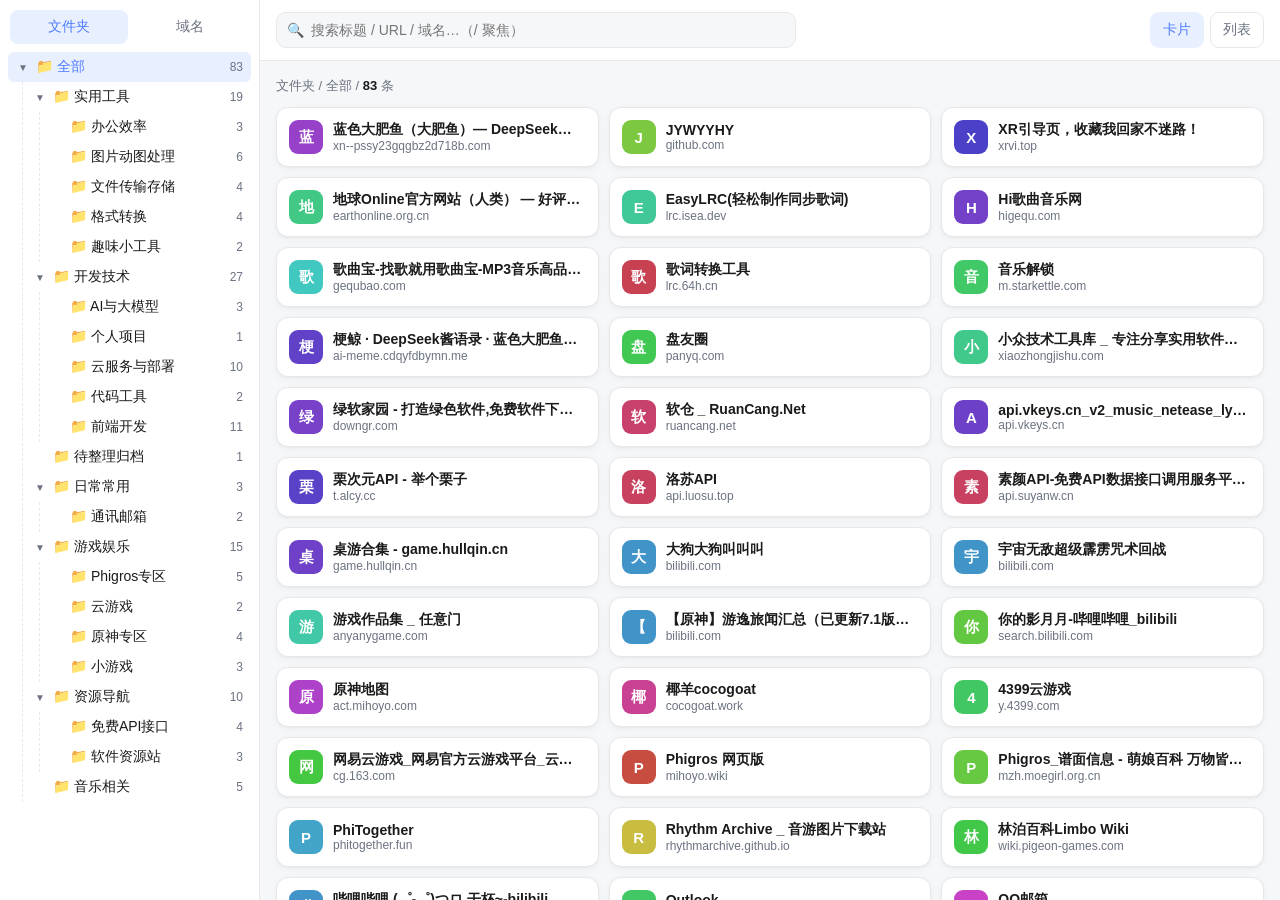
<file: lnk/index.html>
<!DOCTYPE html>
<html lang="zh-CN">
<head>
<meta charset="utf-8">
<meta name="viewport" content="width=device-width, initial-scale=1">
<title>我的收藏夹</title>
<style>
*{box-sizing:border-box}
:root{
  --bg:#f6f7f9;--panel:#fff;--text:#1a1a1c;--muted:#6b7280;--border:#e6e8ec;
  --hover:#eef1f6;--accent:#4f7cff;--accent-soft:#e8efff;
  --shadow:0 1px 2px rgba(0,0,0,.04),0 2px 8px rgba(0,0,0,.04);
}
@media (prefers-color-scheme:dark){
  :root{
    --bg:#121316;--panel:#1b1d21;--text:#e8e9ec;--muted:#9aa0a6;--border:#2a2d33;
    --hover:#23262c;--accent:#6b8cff;--accent-soft:#232b40;
    --shadow:0 1px 2px rgba(0,0,0,.3);
  }
}
html,body{height:100%}
body{margin:0;font-family:-apple-system,BlinkMacSystemFont,"Segoe UI","PingFang SC","Microsoft YaHei",sans-serif;
  background:var(--bg);color:var(--text);font-size:14px}
button{font:inherit;color:inherit}
.layout{display:flex;height:100vh;overflow:hidden}

/* 侧栏 */
.sidebar{width:260px;flex:none;background:var(--panel);border-right:1px solid var(--border);
  display:flex;flex-direction:column;overflow:hidden}
.tabs{display:flex;padding:10px 10px 0;gap:4px}
.tabs button{flex:1;padding:8px;border:none;background:transparent;border-radius:8px;
  cursor:pointer;color:var(--muted);font-weight:500}
.tabs button.active{background:var(--accent-soft);color:var(--accent)}
.tree{flex:1;overflow:auto;padding:8px}
.node-head{display:flex;align-items:center;gap:6px;padding:6px 8px;border-radius:6px;
  cursor:pointer;user-select:none;white-space:nowrap}
.node-head:hover{background:var(--hover)}
.node-head.active{background:var(--accent-soft);color:var(--accent)}
.node-head .caret{width:14px;text-align:center;color:var(--muted);font-size:10px;transition:transform .15s}
.node-head.collapsed .caret{transform:rotate(-90deg)}
.node-head .label{flex:1;overflow:hidden;text-overflow:ellipsis}
.node-head .count{color:var(--muted);font-size:12px;font-variant-numeric:tabular-nums}
.node-children{margin-left:14px;border-left:1px dashed var(--border);padding-left:2px}
.node-children.hidden{display:none}

/* 主区 */
.main{flex:1;display:flex;flex-direction:column;overflow:hidden}
.topbar{display:flex;gap:10px;align-items:center;padding:12px 16px;
  border-bottom:1px solid var(--border);background:var(--panel)}
.search{flex:1;max-width:520px;position:relative}
.search input{width:100%;padding:9px 12px 9px 34px;border:1px solid var(--border);
  border-radius:10px;background:var(--bg);color:var(--text);font:inherit;outline:none}
.search input:focus{border-color:var(--accent);box-shadow:0 0 0 3px var(--accent-soft)}
.search .ico{position:absolute;left:11px;top:50%;transform:translateY(-50%);color:var(--muted);pointer-events:none}
.toolbar{margin-left:auto;display:flex;gap:6px;align-items:center}
.btn{padding:8px 12px;border:1px solid var(--border);background:var(--panel);
  border-radius:9px;cursor:pointer;color:var(--muted);white-space:nowrap}
.btn:hover{background:var(--hover);color:var(--text)}
.btn.active{background:var(--accent-soft);border-color:transparent;color:var(--accent)}
.content{flex:1;overflow:auto;padding:16px}
.crumb{color:var(--muted);margin-bottom:12px;font-size:13px}
.crumb b{color:var(--text);font-weight:600}

/* 卡片 */
.cards{display:grid;grid-template-columns:repeat(auto-fill,minmax(240px,1fr));gap:10px}
.card{position:relative;display:flex;gap:10px;align-items:center;padding:12px;
  background:var(--panel);border:1px solid var(--border);border-radius:12px;
  text-decoration:none;color:inherit;box-shadow:var(--shadow);
  transition:transform .08s,border-color .15s}
.card:hover{border-color:var(--accent);transform:translateY(-1px)}
.card.highlight{border-color:var(--accent);box-shadow:0 0 0 2px var(--accent-soft)}
.avatar{position:relative;width:34px;height:34px;flex:none;border-radius:9px;
  display:grid;place-items:center;font-weight:700;color:#fff;overflow:hidden;
  background:hsl(var(--h,220) 55% 52%)}
.avatar span{font-size:15px}
.avatar img{position:absolute;inset:0;width:100%;height:100%;object-fit:contain;
  background:var(--panel);opacity:0;transition:opacity .2s}
.card-body{min-width:0;flex:1;display:flex;flex-direction:column}
.card-title{font-weight:600;overflow:hidden;text-overflow:ellipsis;white-space:nowrap}
.card-domain{color:var(--muted);font-size:12px;overflow:hidden;text-overflow:ellipsis;white-space:nowrap}
.pin{position:absolute;top:5px;right:5px;width:22px;height:22px;border-radius:6px;
  border:none;background:transparent;cursor:pointer;color:var(--muted);opacity:0;
  display:grid;place-items:center;font-size:12px}
.card:hover .pin,.pin.on{opacity:1}
.pin.on{color:var(--accent)}

/* 列表 */
.list{display:flex;flex-direction:column;gap:6px}
.list .card{border-radius:8px;padding:8px 10px}
.list .avatar{width:24px;height:24px;border-radius:6px}
.list .avatar span{font-size:12px}
.list .card-domain{display:none}
.empty{text-align:center;color:var(--muted);padding:60px 0}

/* 移动端 */
.menu-btn{display:none}
@media (max-width:720px){
  .sidebar{position:fixed;inset:0 auto 0 0;z-index:20;transform:translateX(-100%);
    transition:transform .2s;box-shadow:0 0 40px rgba(0,0,0,.3)}
  .sidebar.open{transform:none}
  .menu-btn{display:inline-block}
  .scrim{position:fixed;inset:0;background:rgba(0,0,0,.4);z-index:15;display:none}
  .scrim.show{display:block}
}
</style>
</head>
<body>
<div class="layout">
  <aside class="sidebar" id="sidebar">
    <div class="tabs">
      <button data-axis="folder" class="active">文件夹</button>
      <button data-axis="domain">域名</button>
    </div>
    <div class="tree" id="tree"></div>
  </aside>
  <div class="scrim" id="scrim"></div>
  <main class="main">
    <div class="topbar">
      <button class="btn menu-btn" id="menuBtn">☰</button>
      <div class="search">
        <span class="ico">🔍</span>
        <input id="search" type="search" placeholder="搜索标题 / URL / 域名…（/ 聚焦）" autocomplete="off">
      </div>
      <div class="toolbar">
        <button class="btn active" data-view="card">卡片</button>
        <button class="btn" data-view="list">列表</button>
      </div>
    </div>
    <div class="content" id="content"></div>
  </main>
</div>

<script src="data.js"></script>
<script>
(function () {
  "use strict";

  const DATA = window.BOOKMARKS || { generated: "", items: [] };
  const ALL = (DATA.items || []).map(it => Object.assign({ path: [], title: "", url: "" }, it));
  const $ = s => document.querySelector(s);
  const escapeHtml = s => String(s == null ? "" : s).replace(/[&<>"']/g,
    c => ({ "&": "&amp;", "<": "&lt;", ">": "&gt;", '"': "&quot;", "'": "&#39;" }[c]));

  function domainOf(url) {
    try { return new URL(url).hostname.replace(/^www\./, ""); }
    catch { return ""; }
  }
  function hashHue(s) {
    let h = 0;
    for (let i = 0; i < s.length; i++) h = (h * 31 + s.charCodeAt(i)) >>> 0;
    return h % 360;
  }

  /* 置顶 */
  const PIN_KEY = "bookmarks.pinned.v1";
  let pinned = new Set();
  try { pinned = new Set(JSON.parse(localStorage.getItem(PIN_KEY) || "[]")); } catch (e) {}
  const savePinned = () => localStorage.setItem(PIN_KEY, JSON.stringify([...pinned]));

  const state = { axis: "folder", folder: null, domain: null, search: "", view: "card", highlight: -1 };

  /* 文件夹树 */
  function buildTree(items) {
    const root = { name: "全部", children: {}, items: [], count: 0, isRoot: true };
    for (const it of items) {
      let node = root;
      node.count++;
      for (const seg of (it.path || [])) {
        if (!node.children[seg]) node.children[seg] = { name: seg, children: {}, items: [], count: 0 };
        node = node.children[seg];
        node.count++;
      }
      node.items.push(it);
    }
    return root;
  }
  const ROOT = buildTree(ALL);

  function collectItems(node) {
    const out = node.items.slice();
    for (const k in node.children) out.push(...collectItems(node.children[k]));
    return out;
  }

  /* 域名分组 */
  const DOMAINS = (() => {
    const map = new Map();
    for (const it of ALL) {
      const d = domainOf(it.url) || "其他";
      if (!map.has(d)) map.set(d, []);
      map.get(d).push(it);
    }
    return [...map.entries()].sort((a, b) => b[1].length - a[1].length);
  })();

  /* 侧栏渲染 */
  function renderTree() {
    const tree = $("#tree");
    const scrollTop = tree.scrollTop;
    tree.innerHTML = "";
    if (state.axis === "folder") {
      tree.appendChild(renderFolderNode(ROOT));
    } else {
      tree.appendChild(makeHead("🌐 全部域名", ALL.length, state.domain === null, () => {
        state.domain = null; render();
      }));
      for (const [d, list] of DOMAINS) {
        tree.appendChild(makeHead("🌐 " + d, list.length, state.domain === d, () => {
          state.domain = d; render();
        }));
      }
    }
    tree.scrollTop = scrollTop;
  }

  function makeHead(label, count, active, onClick) {
    const div = document.createElement("div");
    div.className = "node-head" + (active ? " active" : "");
    div.innerHTML = `<span class="caret"></span><span class="label">${escapeHtml(label)}</span><span class="count">${count}</span>`;
    div.addEventListener("click", onClick);
    return div;
  }

  function renderFolderNode(node) {
    const hasChildren = Object.keys(node.children).length > 0;
    const isActive = (node.isRoot && state.folder === null) || (!node.isRoot && state.folder === node);

    const wrap = document.createElement("div");
    const head = document.createElement("div");
    head.className = "node-head" + (isActive ? " active" : "") + (node.collapsed ? " collapsed" : "");
    head.innerHTML = `<span class="caret">${hasChildren ? "▼" : ""}</span>
      <span class="label">${node.isRoot ? "📁 全部" : "📁 " + escapeHtml(node.name)}</span>
      <span class="count">${node.count}</span>`;

    const children = document.createElement("div");
    children.className = "node-children" + (node.collapsed ? " hidden" : "");
    for (const key of Object.keys(node.children).sort()) {
      children.appendChild(renderFolderNode(node.children[key]));
    }

    head.addEventListener("click", e => {
      if (e.target.classList.contains("caret") && hasChildren) {
        node.collapsed = !node.collapsed;
        head.classList.toggle("collapsed", node.collapsed);
        children.classList.toggle("hidden", node.collapsed);
        e.stopPropagation();
        return;
      }
      state.folder = node.isRoot ? null : node;
      render();
    });

    wrap.appendChild(head);
    wrap.appendChild(children);
    return wrap;
  }

  /* 当前 items */
  function currentItems() {
    let items = ALL;
    if (state.axis === "folder") {
      items = state.folder ? collectItems(state.folder) : ALL;
    } else if (state.axis === "domain") {
      items = state.domain === null ? ALL : ALL.filter(it => (domainOf(it.url) || "其他") === state.domain);
    }
    const q = state.search.trim().toLowerCase();
    if (q) {
      items = items.filter(it =>
        (it.title || "").toLowerCase().includes(q) ||
        (it.url || "").toLowerCase().includes(q) ||
        domainOf(it.url).toLowerCase().includes(q));
    }
    return items.map((it, i) => ({ it, i }))
      .sort((a, b) => {
        const pa = pinned.has(a.it.url) ? 0 : 1;
        const pb = pinned.has(b.it.url) ? 0 : 1;
        return pa - pb || a.i - b.i;
      })
      .map(x => x.it);
  }

  /* 主渲染 */
  function render() {
    state.highlight = -1;
    renderTree();
    const items = currentItems();
    const content = $("#content");

    const crumb = [];
    if (state.axis === "folder") {
      crumb.push("文件夹");
      crumb.push(state.folder ? state.folder.name : "全部");
    } else {
      crumb.push("域名");
      crumb.push(state.domain === null ? "全部" : state.domain);
    }
    if (state.search) crumb.push("搜索: " + state.search);
    const crumbHtml = crumb.map(escapeHtml).join(" / ") + ` / <b>${items.length}</b> 条`;

    let html = `<div class="crumb">${crumbHtml}</div>`;
    if (!items.length) {
      html += `<div class="empty">没有匹配的收藏</div>`;
      content.innerHTML = html;
      return;
    }
    html += `<div class="${state.view === "list" ? "list" : "cards"}" id="grid">`;
    for (const it of items) html += cardHtml(it);
    html += `</div>`;
    content.innerHTML = html;

    document.querySelectorAll(".pin").forEach(btn => {
      btn.addEventListener("click", e => {
        e.preventDefault();
        e.stopPropagation();
        const url = btn.dataset.pin;
        if (pinned.has(url)) pinned.delete(url); else pinned.add(url);
        savePinned();
        render();
      });
    });
  }

  function cardHtml(it) {
    const d = domainOf(it.url);
    const h = hashHue(d || it.title);
    const letter = (it.title || d || "?").trim().charAt(0).toUpperCase();
    const fav = d ? `https://a.favicon.im/${encodeURIComponent(d)}?throw-error-on-404=true` : "";
    return `<a class="card" href="${escapeHtml(it.url)}" target="_blank" rel="noopener noreferrer">
      <span class="avatar" style="--h:${h}">
        <span>${escapeHtml(letter)}</span>
        ${fav ? `<img src="${fav}" loading="lazy" alt="" onload="this.style.opacity=1" onerror="this.remove()">` : ""}
      </span>
      <span class="card-body">
        <span class="card-title">${escapeHtml(it.title || it.url)}</span>
        <span class="card-domain">${escapeHtml(d || it.url)}</span>
      </span>
      <button class="pin${pinned.has(it.url) ? " on" : ""}" title="置顶" data-pin="${escapeHtml(it.url)}">📌</button>
    </a>`;
  }

  /* 交互 */
  document.querySelectorAll(".tabs button").forEach(btn => {
    btn.addEventListener("click", () => {
      document.querySelectorAll(".tabs button").forEach(b => b.classList.toggle("active", b === btn));
      state.axis = btn.dataset.axis;
      if (state.axis === "folder") state.domain = null; else state.folder = null;
      render();
    });
  });

  document.querySelectorAll("[data-view]").forEach(btn => {
    btn.addEventListener("click", () => {
      document.querySelectorAll("[data-view]").forEach(b => b.classList.toggle("active", b === btn));
      state.view = btn.dataset.view;
      render();
    });
  });

  const searchInput = $("#search");
  let timer;
  searchInput.addEventListener("input", () => {
    clearTimeout(timer);
    timer = setTimeout(() => { state.search = searchInput.value; render(); }, 120);
  });

  $("#menuBtn").addEventListener("click", () => {
    $("#sidebar").classList.add("open");
    $("#scrim").classList.add("show");
  });
  $("#scrim").addEventListener("click", () => {
    $("#sidebar").classList.remove("open");
    $("#scrim").classList.remove("show");
  });

  document.addEventListener("keydown", e => {
    const inInput = e.target.matches("input,textarea");
    if (e.key === "/" && !inInput) {
      e.preventDefault();
      searchInput.focus();
      searchInput.select();
      return;
    }
    if (e.key === "Escape" && inInput) {
      searchInput.value = "";
      state.search = "";
      searchInput.blur();
      render();
      return;
    }
    if (e.key === "ArrowDown" || e.key === "ArrowUp") {
      const cards = [...document.querySelectorAll(".card")];
      if (!cards.length) return;
      e.preventDefault();
      state.highlight = state.highlight < 0 ? 0 :
        (state.highlight + (e.key === "ArrowDown" ? 1 : -1) + cards.length) % cards.length;
      cards.forEach((c, i) => c.classList.toggle("highlight", i === state.highlight));
      cards[state.highlight].scrollIntoView({ block: "nearest" });
      return;
    }
    if (e.key === "Enter" && state.highlight >= 0 && !inInput) {
      const card = document.querySelectorAll(".card")[state.highlight];
      if (card) { e.preventDefault(); card.click(); }
    }
  });

  render();
})();
</script>
</body>
</html>
</file>
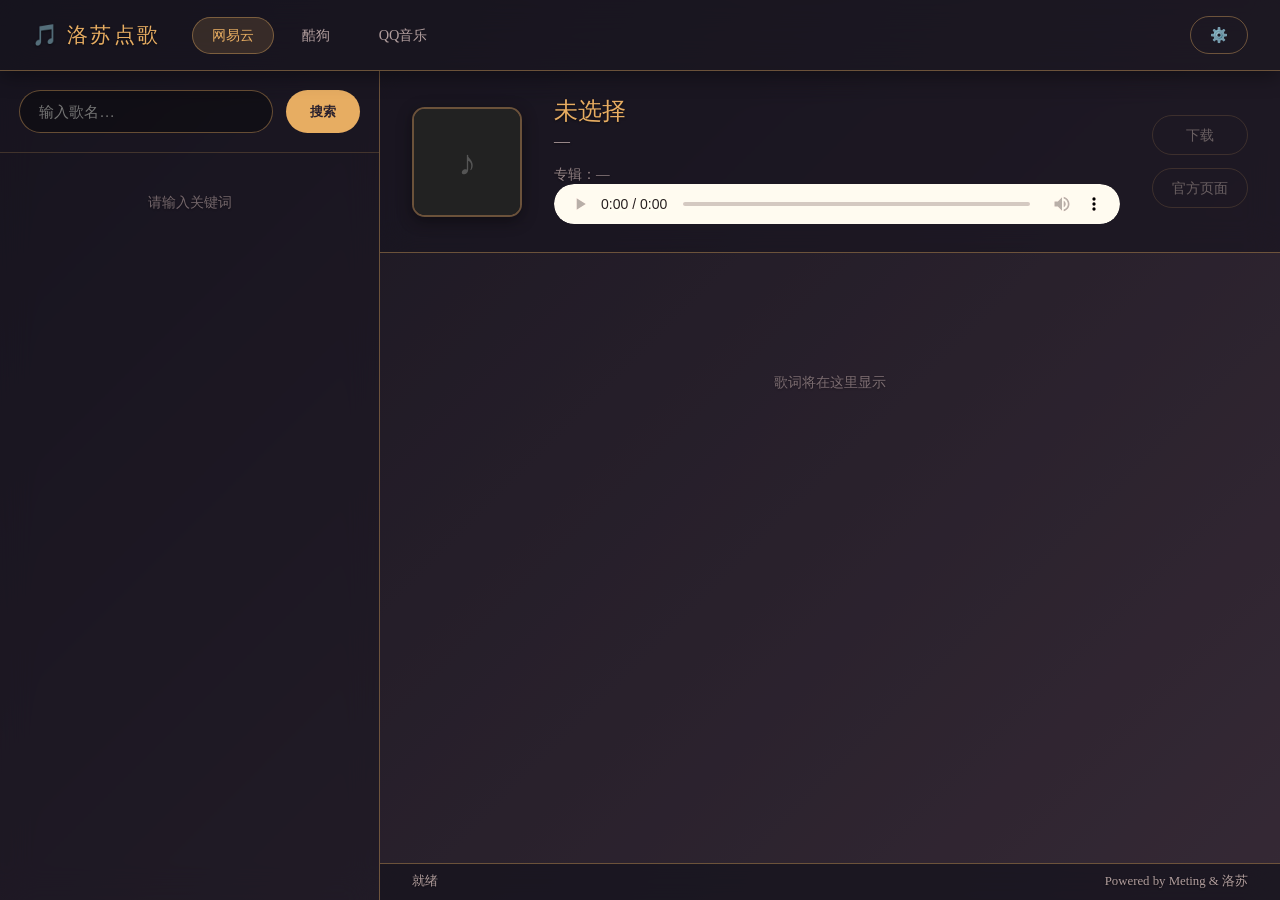
<file: luosu/index.html>
<!DOCTYPE html>
<html lang="zh-CN">
<head>
<meta charset="UTF-8">
<meta name="viewport" content="width=device-width, initial-scale=1.0">
<title>洛苏音乐 · 网页全功能版</title>
<link rel="shortcut icon" href="./favicon.jpg">
<link rel="stylesheet" href="style.css">
</head>
<body>

<header>
  <h1>🎵 洛苏点歌</h1>
  <div class="platform-tabs" id="platformTabs">
    <button data-platform="wymusic" class="active">网易云</button>
    <button data-platform="kgmusic">酷狗</button>
    <button data-platform="qqmusic">QQ音乐</button>
  </div>
  <button class="icon-btn" onclick="toggleSettings()" title="偏好设置">⚙️</button>
</header>

<!-- 常规设置弹窗 -->
<div class="modal-overlay" id="settingsModal">
  <div class="modal">
    <h2>试听偏好</h2>
    <div class="setting-item">
      <label>搜索数量 (t)</label>
      <select id="setLimit">
        <option value="10">10 首</option>
        <option value="20">20 首</option>
        <option value="50">50 首</option>
        <option value="100">100 首</option>
      </select>
    </div>
    <div class="setting-item">
      <label>在线试听音质 (yz)</label>
      <select id="setQuality"></select>
    </div>
    <div class="setting-item" style="flex-direction: row; align-items: center; gap: 10px; margin-top: 10px;">
      <input type="checkbox" id="setDlCover" style="width: 16px; height: 16px; cursor: pointer;">
      <label for="setDlCover" style="cursor: pointer; margin: 0;">下载时附带封面图</label>
    </div>
    <div class="setting-item" style="flex-direction: row; align-items: center; gap: 10px;">
      <input type="checkbox" id="setDlLyric" style="width: 16px; height: 16px; cursor: pointer;">
      <label for="setDlLyric" style="cursor: pointer; margin: 0;">下载时附带 LRC 歌词</label>
    </div>
    <div class="modal-actions">
      <button onclick="saveSettings()">保存设置</button>
    </div>
  </div>
</div>

<!-- 下载设置弹窗 -->
<div class="modal-overlay" id="downloadModal">
  <div class="modal">
    <h2>选择下载音质</h2>
    <p style="font-size:12px; color:var(--mist); margin-bottom:15px; text-align:center;">将重新向接口请求该音质的链接</p>
    <div class="setting-item">
      <label>下载音质</label>
      <select id="downloadQualitySelect"></select>
    </div>
    <div class="modal-actions" style="display: flex; justify-content: space-between;">
      <button onclick="document.getElementById('downloadModal').classList.remove('show')" style="background: transparent; border: 1px solid var(--glass-border); color: var(--mist);">取消</button>
      <button onclick="confirmDownload()" id="confirmDownloadBtn">开始下载</button>
    </div>
  </div>
</div>

<main>
  <aside>
    <div class="search-box">
      <input id="keyword" type="text" placeholder="输入歌名…" onkeydown="if(event.key==='Enter')doSearch()">
      <button onclick="doSearch()" id="searchBtn">搜索</button>
    </div>
    <div class="result-list" id="resultList">
      <div class="placeholder">请输入关键词</div>
    </div>
  </aside>

  <section class="player-area">
    <div class="now-playing">
      <img class="cover" id="cover" src="data:image/svg+xml,%3Csvg xmlns='http://www.w3.org/2000/svg' viewBox='0 0 48 48'%3E%3Crect fill='%23222' width='48' height='48'/%3E%3Ctext x='24' y='30' text-anchor='middle' fill='%23555' font-size='16'%3E♪%3C/text%3E%3C/svg%3E">
      <div class="info">
        <div class="name" id="nowName">未选择</div>
        <div class="artist" id="nowArtist">—</div>
        <div class="album" id="nowAlbum" style="font-size: 0.85rem; color: var(--mist); opacity: 0.8; margin-top: 2px;">专辑：—</div>
        <audio id="audio" controls preload="none"></audio>
      </div>
      <div class="action-btns">
        <button class="icon-btn" onclick="openDownloadModal()" id="downloadBtn" disabled>下载</button>
        <button class="icon-btn" onclick="openOfficial()" id="officialBtn" disabled>官方页面</button>
      </div>
    </div>
    <div class="lyric-area" id="lyricArea">
      <div class="placeholder" style="margin-top:40px;">歌词将在这里显示</div>
    </div>
    <div class="status-bar">
      <span id="status">就绪</span>
      <span>Powered by Meting & 洛苏</span>
    </div>
  </section>
</main>

<script src="app.js"></script>
</body>
</html>
</file>
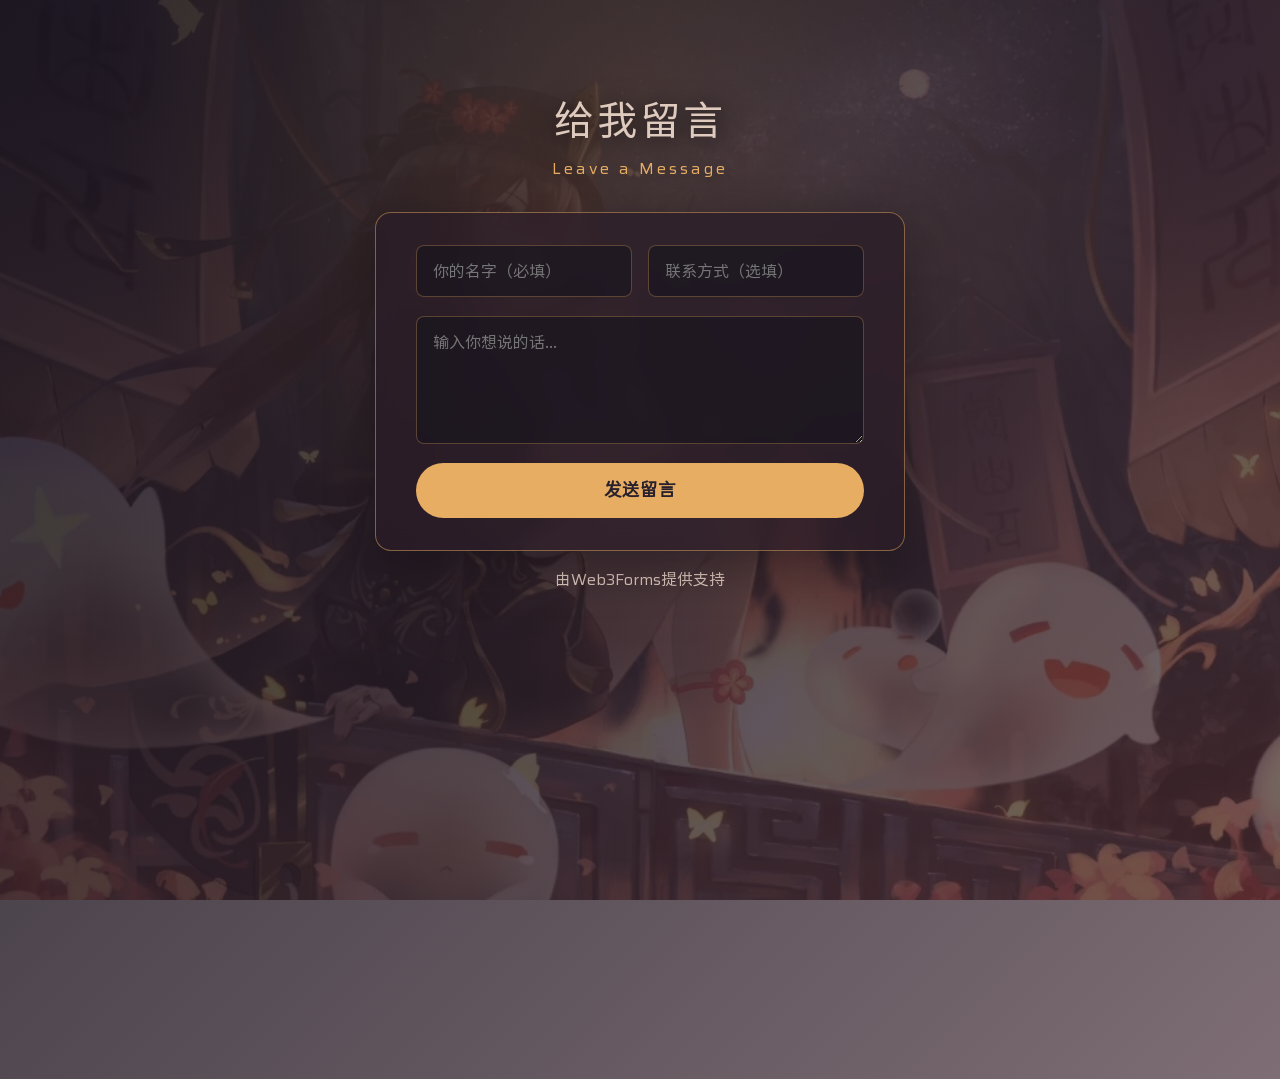
<file: send-w3f.html>
<!DOCTYPE html>
<html lang="zh-CN">
<head>
    <meta charset="UTF-8">
    <meta name="viewport" content="width=device-width, initial-scale=1">
    <title>给我留言 | 剪云舞影月华悠</title>
    <link rel="shortcut icon" href="./file/666.ico">
    <style>

        @font-face {
            font-family: "Cmdysj";
            src: url("./file/cmdysj.ttf") format("truetype");
            font-display: swap;
        }

        :root {
            --night: #17141f;
            --ink: #29202d;
            --plum: #493744;
            --mist: rgba(226, 201, 197, 0.76);
            --mist-light: rgba(246, 225, 211, 0.88);
            --gold: #e7ad62;
            --ember: #bd684e;
        }

        body {
            min-height: 100vh;
            margin: 0;
            padding: clamp(2rem, 7vw, 6rem) 1.25rem;
            color: var(--mist-light);
            text-align: center;
            font-family: "Cmdysj", Georgia, "Noto Serif SC", serif;
            background:
                linear-gradient(135deg, rgba(23, 20, 31, 0.9), rgba(71, 47, 57, 0.7)),
                url("./file/IMG_2324.webp") center / cover fixed;
        }

        body::before {
            position: fixed;
            inset: 0;
            z-index: -1;
            content: "";
            background: radial-gradient(circle at 50% 12%, rgba(231, 173, 98, 0.16), transparent 34rem);
            pointer-events: none;
        }

        h1 {
            margin: 0 auto 2rem;
            color: var(--mist-light);
            font-size: clamp(1.8rem, 4vw, 2.5rem);
            font-weight: 500;
            letter-spacing: 0.08em;
            text-shadow: 0 2px 24px rgba(9, 7, 14, 0.75);
        }

        h1 small {
            display: block;
            margin-top: 0.4rem;
            color: var(--gold);
            font-size: 0.4em;
            letter-spacing: 0.2em;
        }

        .form-card {
            width: min(28rem, 90vw);
            margin: 0 auto;
            padding: 2rem 2.5rem;
            border: 1px solid rgba(231, 173, 98, 0.48);
            border-radius: 1rem;
            background: rgba(42, 28, 39, 0.7);
            box-shadow: 0 1rem 3rem rgba(11, 8, 16, 0.4);
            backdrop-filter: blur(0.7rem);
            text-align: left;
            animation: contact-fade-in 900ms 160ms ease both;
        }

        @keyframes contact-fade-in {
            from { transform: translateY(2rem); opacity: 0; }
            to { transform: translateY(0); opacity: 1; }
        }

        input[type="text"],
        textarea {
            width: 100%;
            box-sizing: border-box; 
            margin-bottom: 1.2rem;
            padding: 0.8rem 1rem;
            border: 1px solid rgba(231, 173, 98, 0.3);
            border-radius: 0.5rem;
            color: var(--mist-light);
            background: rgba(23, 20, 31, 0.6);
            font-family: inherit;
            font-size: 1rem;
            outline: none;
            transition: border-color 300ms ease, box-shadow 300ms ease;
        }

        input[type="text"]:focus,
        textarea:focus {
            border-color: var(--gold);
            box-shadow: 0 0 10px rgba(231, 173, 98, 0.2);
        }

        textarea {
            display: block; 
            height: 8rem;
            resize: vertical;
        }

        .input-row {
            display: flex;
            gap: 1rem;
            margin-bottom: 1.2rem;
        }
        
        .input-row input[type="text"] {
            margin-bottom: 0; 
            flex: 1; 
            min-width: 0; 
        }

        @media (max-width: 450px) {
            .input-row {
                flex-direction: column;
                gap: 0;
            }
            .input-row input[type="text"] {
                margin-bottom: 1.2rem;
            }
        }

        button {
            display: block;
            width: 100%;
            box-sizing: border-box;
            padding: 0.9rem;
            border: none;
            border-radius: 999px;
            color: var(--ink);
            background: var(--gold);
            font-family: inherit;
            font-size: 1.1rem;
            font-weight: bold;
            cursor: pointer;
            transition: transform 180ms ease, background 180ms ease;
        }

        button:hover {
            background: #f3c985;
            transform: translateY(-2px);
        }

        button:disabled {
            background: var(--plum);
            color: var(--mist);
            cursor: not-allowed;
            transform: none;
        }

        /* --- 修改提示框逻辑 --- */
        #result {
            text-align: center;
            font-size: 0.95rem;
            /* 初始隐藏，不占任何空间 */
            max-height: 0;
            opacity: 0;
            margin-top: 0;
            overflow: hidden;
            /* 添加过渡动画，让容器平滑变长 */
            transition: all 0.4s cubic-bezier(0.22, 1, 0.36, 1);
        }

        /* 当有文字内容时，平滑撑开 */
        #result:not(:empty) {
            margin-top: 1.5rem;
            max-height: 100px;
            opacity: 1;
        }
        /* -------------------- */

        .hidden { display: none !important; }
    </style>
</head>
<body>
    <h1>给我留言<small>Leave a Message</small></h1>
    
    <div class="form-card">
        <form id="contactForm" action="https://api.web3forms.com/submit" method="POST">
            <input type="hidden" name="access_key" value="2783b0fd-90f0-498a-b22d-c50e69219e12">
            
            <input type="checkbox" name="botcheck" class="hidden" style="display:none">

            <div class="input-row">
                <input type="text" name="name" placeholder="你的名字（必填）" required autocomplete="off">
                <input type="text" name="contact" placeholder="联系方式（选填）" autocomplete="off">
            </div>
            
            <textarea name="message" placeholder="输入你想说的话..." required></textarea>
            
            <button type="submit" id="submitBtn">发送留言</button>
        </form>

        <div id="result"></div>
    </div>

    <p>由Web3Forms提供支持<p/>

    <script>
        const form = document.getElementById('contactForm');
        const result = document.getElementById('result');
        const submitBtn = document.getElementById('submitBtn');

        form.addEventListener('submit', function(e) {
            e.preventDefault();
            submitBtn.disabled = true;
            submitBtn.textContent = '发送中...';
            result.textContent = ''; // 这里清空会触发收缩
            result.style.color = 'var(--mist)';

            const formData = new FormData(form);
            
            fetch(form.action, {
                method: 'POST',
                body: formData
            })
            .then(response => response.json())
            .then(data => {
                if (data.success) {
                    result.textContent = '✅ 留言已成功发送！';
                    result.style.color = 'var(--gold)';
                    form.reset(); 
                } else {
                    result.textContent = '❌ 发送失败：' + (data.message || '未知错误');
                    result.style.color = 'var(--ember)';
                }
            })
            .catch(error => {
                result.textContent = '❌ 网络错误，请检查你的网络连接';
                result.style.color = 'var(--ember)';
            })
            .finally(() => {
                submitBtn.disabled = false;
                submitBtn.textContent = '发送留言';
            });
        });
    </script>
</body>
</html>
</file>
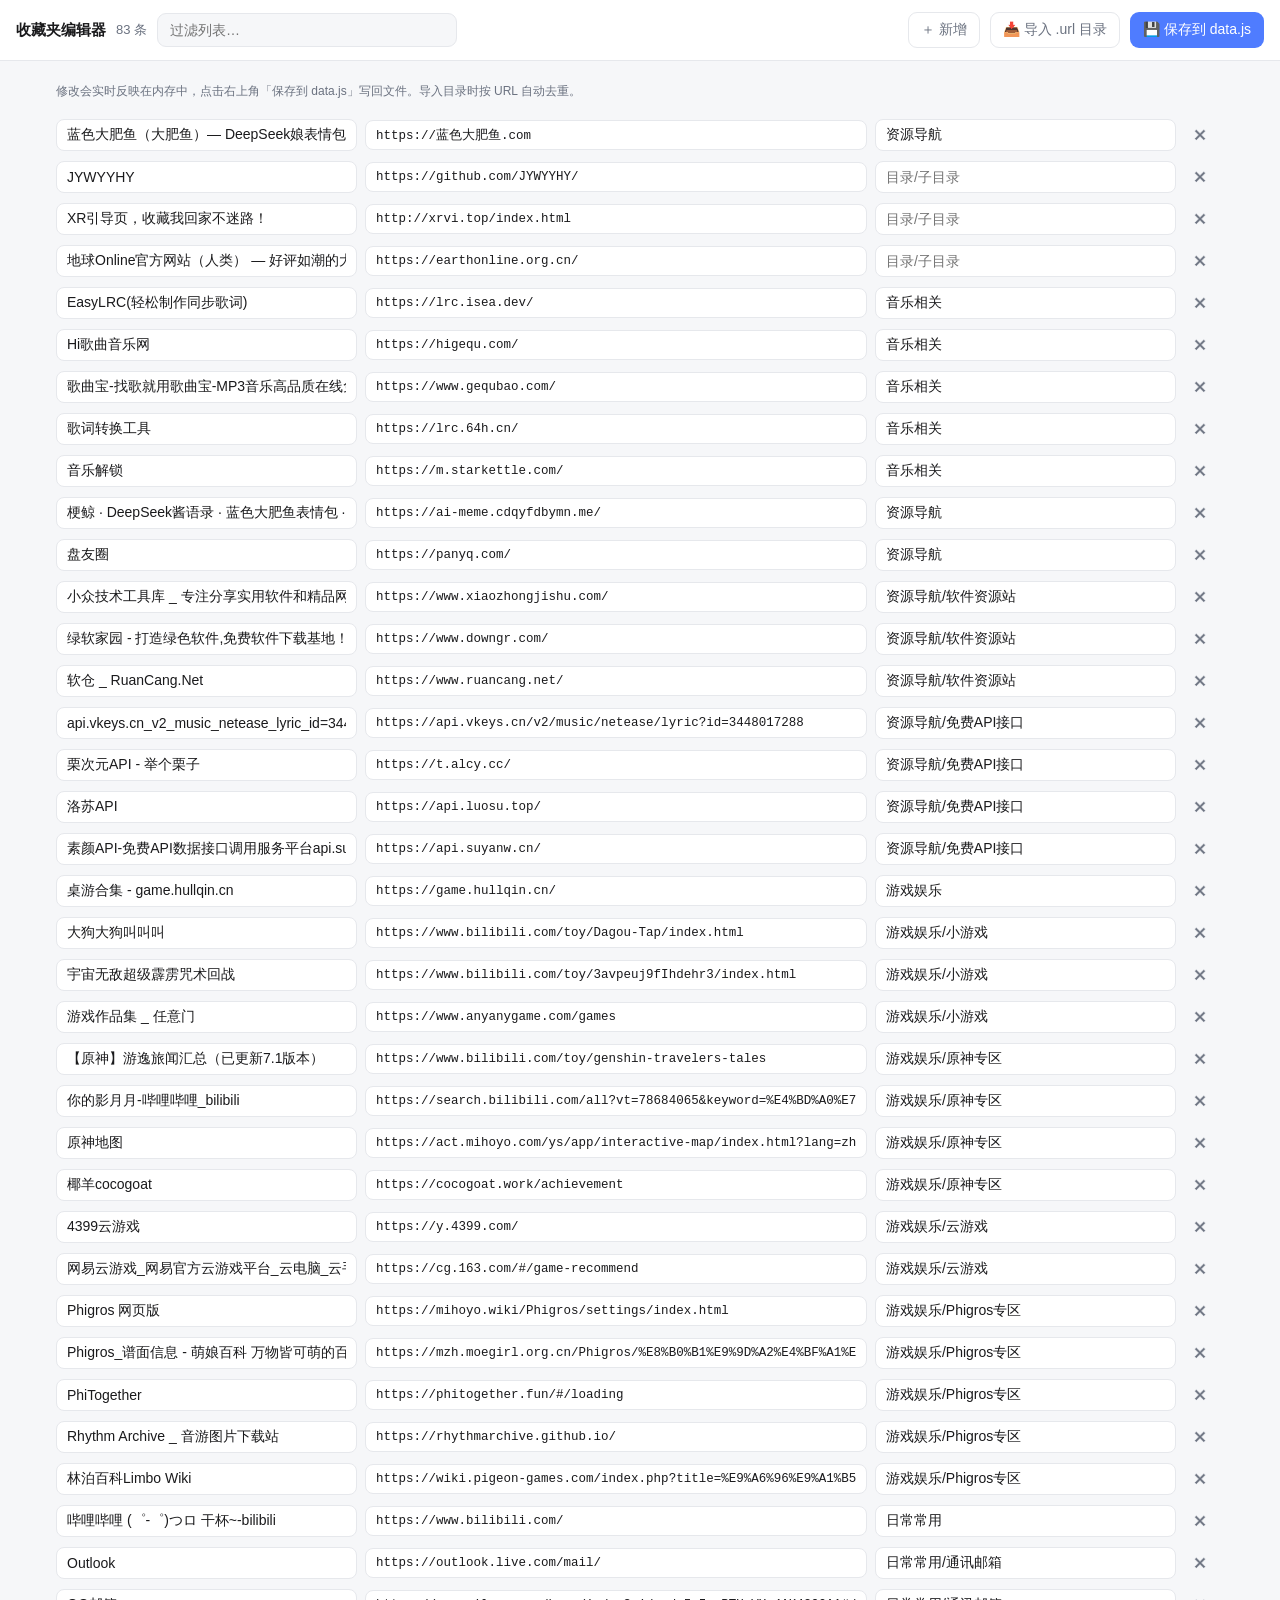
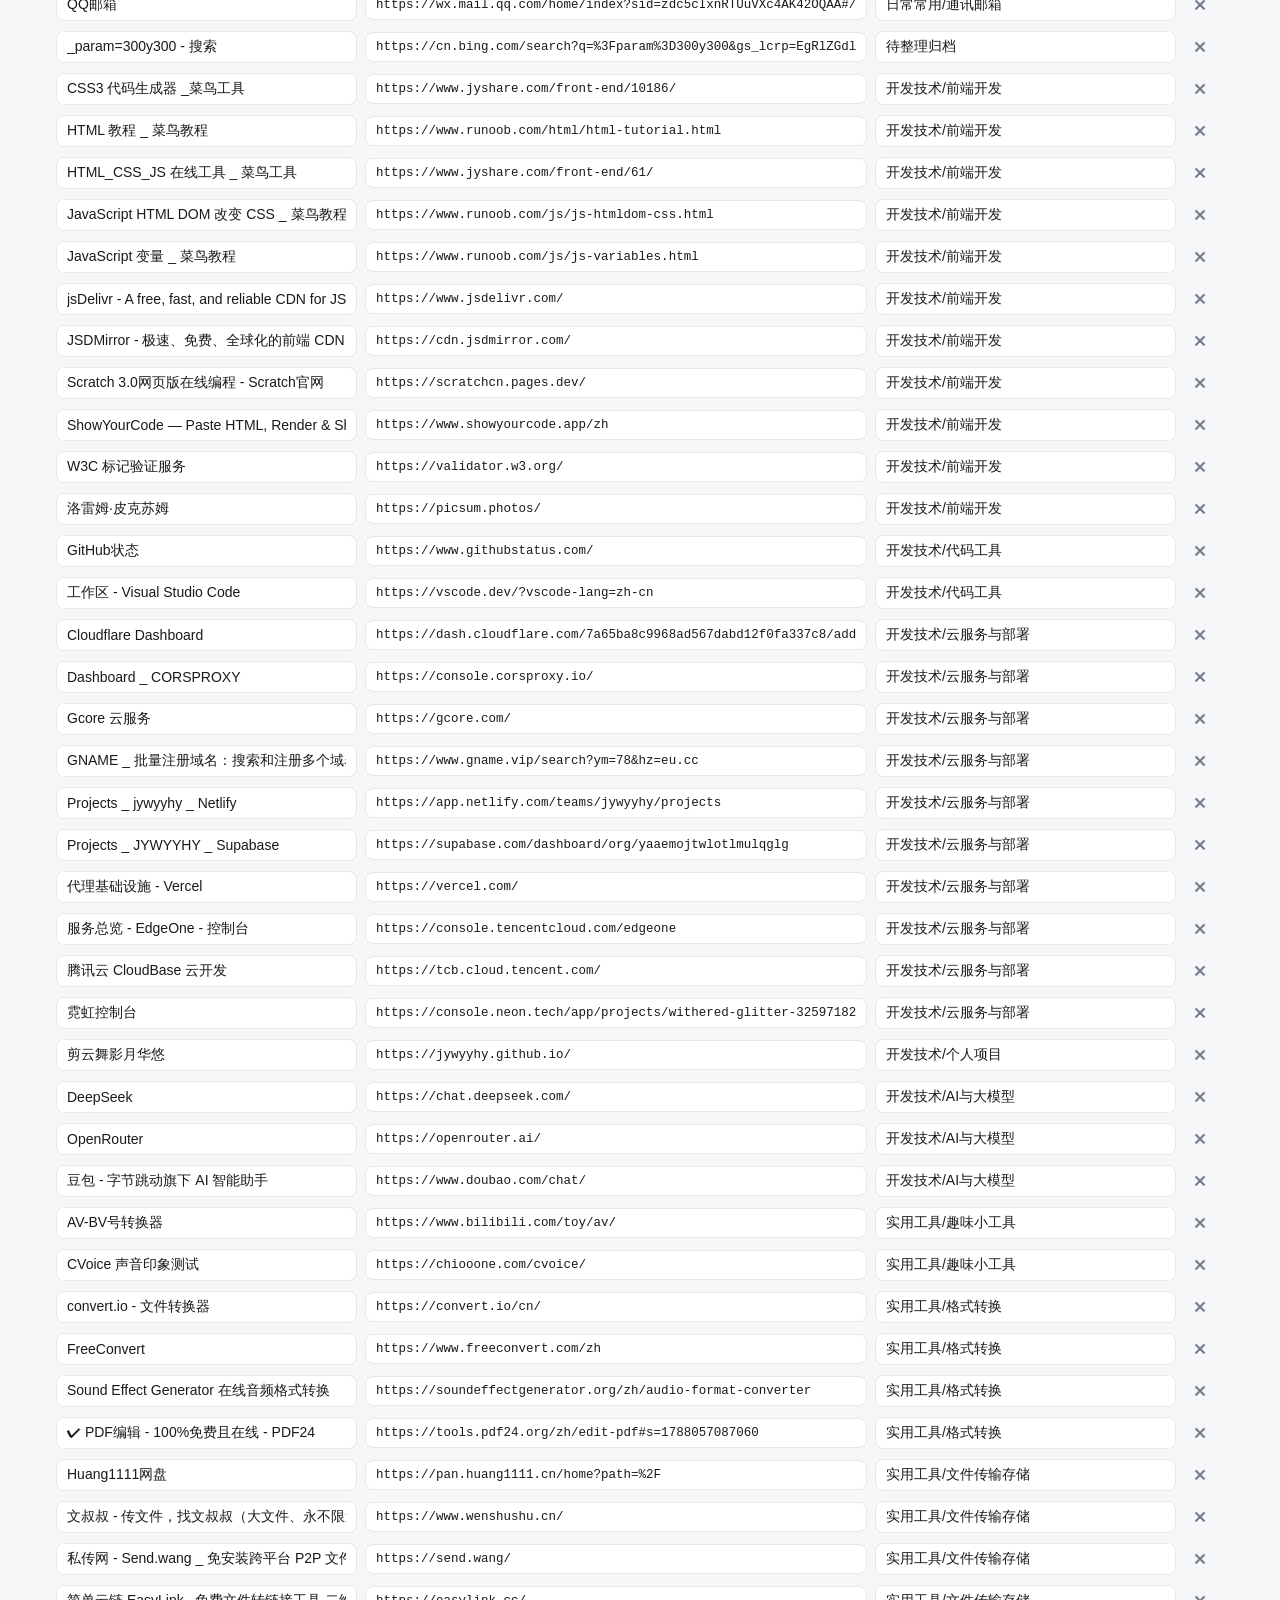
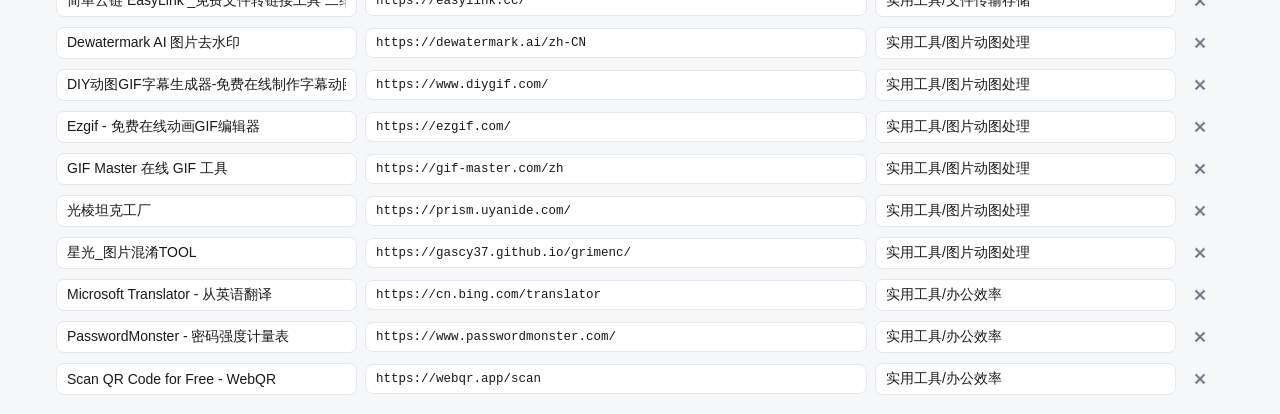
<file: lnk/editor.html>
<!DOCTYPE html>
<html lang="zh-CN">
<head>
<meta charset="utf-8">
<meta name="viewport" content="width=device-width, initial-scale=1">
<title>收藏夹编辑器</title>
<style>
*{box-sizing:border-box}
:root{
  --bg:#f6f7f9;--panel:#fff;--text:#1a1a1c;--muted:#6b7280;--border:#e6e8ec;
  --hover:#eef1f6;--accent:#4f7cff;--accent-soft:#e8efff;--danger:#e5484d;
}
@media (prefers-color-scheme:dark){
  :root{
    --bg:#121316;--panel:#1b1d21;--text:#e8e9ec;--muted:#9aa0a6;--border:#2a2d33;
    --hover:#23262c;--accent:#6b8cff;--accent-soft:#232b40;--danger:#ff6369;
  }
}
body{margin:0;font-family:-apple-system,BlinkMacSystemFont,"Segoe UI","PingFang SC","Microsoft YaHei",sans-serif;
  background:var(--bg);color:var(--text);font-size:14px}
button,input{font:inherit;color:inherit}
.bar{display:flex;gap:10px;align-items:center;padding:12px 16px;background:var(--panel);
  border-bottom:1px solid var(--border);flex-wrap:wrap;position:sticky;top:0;z-index:5}
.bar strong{font-size:15px}
.stat{color:var(--muted);font-size:13px}
.bar input[type=search]{flex:1;max-width:300px;padding:8px 12px;border:1px solid var(--border);
  border-radius:9px;background:var(--bg);outline:none}
.bar input:focus{border-color:var(--accent);box-shadow:0 0 0 3px var(--accent-soft)}
.spacer{margin-left:auto}
.btn{padding:8px 12px;border:1px solid var(--border);background:var(--panel);border-radius:9px;
  cursor:pointer;color:var(--muted);white-space:nowrap;user-select:none}
.btn:hover{background:var(--hover);color:var(--text)}
.btn.primary{background:var(--accent);border-color:transparent;color:#fff}
.btn.primary:hover{filter:brightness(1.05)}
main{padding:14px 16px;max-width:1200px;margin:0 auto}
.row{display:grid;grid-template-columns:1.2fr 2fr 1.2fr 40px;gap:8px;padding:5px 0;align-items:center}
.row input{width:100%;padding:7px 10px;border:1px solid var(--border);border-radius:8px;
  background:var(--panel);outline:none}
.row input:focus{border-color:var(--accent);box-shadow:0 0 0 2px var(--accent-soft)}
.row .f-url{font-family:ui-monospace,Consolas,monospace;font-size:12.5px}
.row .del{width:32px;height:32px;border:none;background:transparent;border-radius:8px;
  cursor:pointer;color:var(--muted);font-size:15px}
.row .del:hover{background:var(--accent-soft);color:var(--danger)}
#toast{position:fixed;left:50%;bottom:30px;transform:translateX(-50%) translateY(20px);
  background:#000d;color:#fff;padding:10px 18px;border-radius:10px;opacity:0;
  pointer-events:none;transition:.25s;font-size:13px;z-index:99}
#toast.show{opacity:1;transform:translateX(-50%)}
.hint{color:var(--muted);font-size:12px;margin:8px 0 14px}
</style>
</head>
<body>
<div class="bar">
  <strong>收藏夹编辑器</strong>
  <span class="stat" id="stat"></span>
  <input id="filter" type="search" placeholder="过滤列表…">
  <span class="spacer"></span>
  <button class="btn" id="addBtn">＋ 新增</button>
  <label class="btn">📥 导入 .url 目录<input id="importDir" type="file" webkitdirectory multiple hidden></label>
  <button class="btn primary" id="saveBtn">💾 保存到 data.js</button>
</div>
<main>
  <div class="hint">修改会实时反映在内存中，点击右上角「保存到 data.js」写回文件。导入目录时按 URL 自动去重。</div>
  <div id="rows"></div>
</main>
<div id="toast"></div>

<script src="data.js"></script>
<script>
(function () {
  "use strict";

  const DATA = window.BOOKMARKS || { generated: "", items: [] };
  const items = (DATA.items || []).map(it => Object.assign({}, it, { path: it.path || [] }));
  const $ = s => document.querySelector(s);
  const escapeAttr = s => String(s == null ? "" : s)
    .replace(/&/g, "&amp;").replace(/"/g, "&quot;").replace(/</g, "&lt;").replace(/>/g, "&gt;");
  const uid = () => (crypto.randomUUID ? crypto.randomUUID()
    : "id-" + Date.now() + "-" + Math.random().toString(36).slice(2, 8));

  const rowsEl = $("#rows");
  const filterInput = $("#filter");
  const statEl = $("#stat");

  function render() {
    const f = filterInput.value.trim().toLowerCase();
    let html = "";
    items.forEach((it, idx) => {
      const pathStr = (it.path || []).join("/");
      if (f) {
        const hay = ((it.title || "") + " " + (it.url || "") + " " + pathStr).toLowerCase();
        if (!hay.includes(f)) return;
      }
      html += `<div class="row" data-idx="${idx}">
        <input class="f-title" value="${escapeAttr(it.title)}" placeholder="标题">
        <input class="f-url" value="${escapeAttr(it.url)}" placeholder="https://…">
        <input class="f-path" value="${escapeAttr(pathStr)}" placeholder="目录/子目录">
        <button class="del" title="删除">✕</button>
      </div>`;
    });
    rowsEl.innerHTML = html || `<div class="hint">暂无数据。点「导入 .url 目录」或「新增」。</div>`;
    statEl.textContent = items.length + " 条";
  }

  rowsEl.addEventListener("input", e => {
    const row = e.target.closest(".row");
    if (!row) return;
    const it = items[+row.dataset.idx];
    if (!it) return;
    if (e.target.classList.contains("f-title")) it.title = e.target.value;
    else if (e.target.classList.contains("f-url")) it.url = e.target.value;
    else if (e.target.classList.contains("f-path")) {
      it.path = e.target.value.split("/").map(s => s.trim()).filter(Boolean);
    }
  });

  rowsEl.addEventListener("click", e => {
    if (!e.target.classList.contains("del")) return;
    const row = e.target.closest(".row");
    const idx = +row.dataset.idx;
    const it = items[idx];
    if (!it) return;
    if (!confirm("删除「" + (it.title || it.url) + "」？")) return;
    items.splice(idx, 1);
    render();
  });

  filterInput.addEventListener("input", render);

  $("#addBtn").addEventListener("click", () => {
    items.unshift({ id: uid(), title: "", url: "https://", path: [] });
    filterInput.value = "";
    render();
    const first = document.querySelector(".row .f-title");
    if (first) { first.focus(); first.select(); }
  });

  /* 从 .url 目录导入合并 */
  $("#importDir").addEventListener("change", async e => {
    const files = [...e.target.files];
    e.target.value = "";
    if (!files.length) return;
    const existing = new Set(items.map(i => (i.url || "").trim()));
    let added = 0, dup = 0, bad = 0;
    for (const file of files) {
      if (!/\.url$/i.test(file.name)) continue;
      let text;
      try { text = await file.text(); } catch { bad++; continue; }
      const m = text.match(/^\s*URL\s*=\s*(.+)$/im);
      if (!m) { bad++; continue; }
      const url = m[1].trim();
      if (existing.has(url)) { dup++; continue; }
      existing.add(url);
      const segs = (file.webkitRelativePath || "").split("/").filter(Boolean);
      const pathParts = segs.slice(1, -1); // 去掉根目录名和文件名
      items.push({
        id: uid(),
        title: file.name.replace(/\.url$/i, ""),
        url,
        path: pathParts,
      });
      added++;
    }
    render();
    toast(`导入完成：新增 ${added}，跳过重复 ${dup}${bad ? "，无法解析 " + bad : ""}`);
  });

  /* 保存 */
  $("#saveBtn").addEventListener("click", save);

  async function save() {
    const clean = items
      .filter(it => (it.url || "").trim())
      .map(it => ({
        id: it.id || uid(),
        title: (it.title || "").trim() || it.url,
        url: it.url.trim(),
        path: (it.path || []).filter(Boolean),
      }));
    const data = { generated: new Date().toISOString().slice(0, 10), items: clean };
    const js = "window.BOOKMARKS = " + JSON.stringify(data, null, 2) + ";\n";

    if (window.showSaveFilePicker) {
      try {
        const handle = await window.showSaveFilePicker({
          suggestedName: "data.js",
          types: [{ description: "JavaScript", accept: { "text/javascript": [".js"] } }],
        });
        const w = await handle.createWritable();
        await w.write(js);
        await w.close();
        toast("已写回 data.js");
        return;
      } catch (err) {
        if (err && err.name === "AbortError") return;
        console.warn(err);
      }
    }
    // 降级：下载
    const blob = new Blob([js], { type: "text/javascript" });
    const a = document.createElement("a");
    a.href = URL.createObjectURL(blob);
    a.download = "data.js";
    document.body.appendChild(a);
    a.click();
    a.remove();
    setTimeout(() => URL.revokeObjectURL(a.href), 1500);
    toast("已下载 data.js，请替换项目中的原文件");
  }

  let toastTimer;
  function toast(msg) {
    const t = $("#toast");
    t.textContent = msg;
    t.classList.add("show");
    clearTimeout(toastTimer);
    toastTimer = setTimeout(() => t.classList.remove("show"), 2400);
  }

  render();
})();
</script>
</body>
</html>
</file>
<file: luosu/style.css>
:root {
    --night: #17141f;
    --ink: #29202d;
    --plum: #493744;
    --mist: rgba(226, 201, 197, 0.76);
    --mist-light: rgba(246, 225, 211, 0.88);
    --gold: #e7ad62;
    --ember: #bd684e;
    --glass-bg: rgba(23, 20, 31, 0.65);
    --glass-border: rgba(231, 173, 98, 0.4);
}

* { box-sizing: border-box; margin: 0; padding: 0; }

html, body { height: 100%; overflow: hidden; }

body {
    color: var(--mist-light);
    font-family: Georgia, "Noto Serif SC", "PingFang SC", serif;
    background: linear-gradient(135deg, var(--night), var(--plum));
    display: flex;
    flex-direction: column;
    text-shadow: 0 1px 2px rgba(0,0,0,0.5);
}

header {
    flex-shrink: 0;
    padding: 1rem 2rem;
    background: rgba(23, 20, 31, 0.8);
    backdrop-filter: blur(1rem);
    border-bottom: 1px solid var(--glass-border);
    display: flex;
    align-items: center;
    gap: 2rem;
    z-index: 10;
    box-shadow: 0 4px 20px rgba(0, 0, 0, 0.4);
}

header h1 { font-size: 1.3rem; font-weight: 500; color: var(--gold); letter-spacing: 0.1em; white-space: nowrap; }
.platform-tabs { display: flex; gap: 0.5rem; flex: 1; }
.platform-tabs button { padding: 0.5rem 1.2rem; background: transparent; border: 1px solid transparent; border-radius: 999px; color: var(--mist); cursor: pointer; font-family: inherit; font-size: 0.9rem; transition: all 250ms ease; }
.platform-tabs button:hover { color: var(--gold); border-color: rgba(231, 173, 98, 0.3); }
.platform-tabs button.active { background: rgba(231, 173, 98, 0.15); color: var(--gold); border-color: var(--glass-border); }

main { display: flex; flex: 1; overflow: hidden; min-height: 0; }

/* 左侧列表 */
aside { width: 380px; min-width: 300px; border-right: 1px solid var(--glass-border); display: flex; flex-direction: column; background: var(--glass-bg); backdrop-filter: blur(1rem); height: 100%; overflow: hidden; }
.search-box { flex-shrink: 0; padding: 1.2rem; border-bottom: 1px solid rgba(231, 173, 98, 0.2); display: flex; gap: 0.8rem; }
.search-box input { flex: 1; padding: 0.7rem 1.2rem; background: rgba(0, 0, 0, 0.3); border: 1px solid var(--glass-border); border-radius: 999px; color: var(--mist-light); font-family: inherit; font-size: 0.95rem; outline: none; transition: all 250ms ease; }
.search-box input:focus { border-color: var(--gold); box-shadow: 0 0 12px rgba(231, 173, 98, 0.2); }
.search-box button { padding: 0.7rem 1.5rem; background: var(--gold); color: var(--ink); border: none; border-radius: 999px; font-family: inherit; font-weight: bold; cursor: pointer; transition: all 250ms ease; }
.search-box button:hover { background: #f3c985; transform: translateY(-1px); box-shadow: 0 4px 15px rgba(231, 173, 98, 0.3); }
.search-box button:disabled { opacity: 0.5; cursor: not-allowed; }

.result-list { flex: 1; min-height: 0; overflow-y: auto; padding: 0.5rem; }
.song-item { padding: 0.8rem 1rem; margin-bottom: 0.5rem; border-radius: 0.8rem; border: 1px solid transparent; cursor: pointer; display: flex; gap: 1rem; align-items: center; transition: all 250ms ease; }
.song-item:hover { background: rgba(255, 255, 255, 0.05); border-color: rgba(231, 173, 98, 0.2); }
.song-item.active { background: rgba(231, 173, 98, 0.15); border-color: var(--glass-border); box-shadow: 0 0 15px rgba(231, 173, 98, 0.1); }
.song-item .idx { width: 1.5rem; text-align: center; font-size: 0.8rem; color: var(--gold); opacity: 0.7; }
.song-item .meta { flex: 1; min-width: 0; }
.song-item .title { font-size: 0.95rem; color: var(--mist-light); white-space: nowrap; overflow: hidden; text-overflow: ellipsis; }
.song-item .sub { font-size: 0.8rem; color: var(--mist); margin-top: 0.2rem; white-space: nowrap; overflow: hidden; text-overflow: ellipsis; }
.song-item .dur { font-size: 0.8rem; color: var(--mist); }

/* 右侧播放区 */
section.player-area { flex: 1; display: flex; flex-direction: column; background: rgba(23, 20, 31, 0.4); height: 100%; overflow: hidden; }

.now-playing { flex-shrink: 0; padding: 1.5rem 2rem; border-bottom: 1px solid var(--glass-border); display: flex; align-items: center; gap: 2rem; flex-wrap: wrap; background: var(--glass-bg); backdrop-filter: blur(1rem); }

/* 核心修复：正方形封面 */
.now-playing .cover { 
    width: 110px; 
    height: 110px; 
    border-radius: 0.8rem; /* 改为圆角矩形 */
    border: 2px solid var(--glass-border); /* 边框变细变淡 */
    object-fit: cover; 
    box-shadow: 0 4px 15px rgba(0, 0, 0, 0.4); /* 阴影改为立体感 */
    flex-shrink: 0; 
}

.now-playing .info { flex: 1; min-width: 200px; }
.now-playing .info .name { font-size: 1.5rem; color: var(--gold); margin-bottom: 0.3rem; }
.now-playing .info .artist { font-size: 1rem; color: var(--mist); margin-bottom: 1rem; }
.now-playing audio { width: 100%; height: 40px; border-radius: 999px; outline: none; filter: sepia(20%) hue-rotate(340deg) saturate(120%); }

.action-btns { display: flex; flex-direction: column; gap: 0.8rem; }
.icon-btn { background: transparent; border: 1px solid var(--glass-border); color: var(--mist-light); font-size: 0.9rem; padding: 0.6rem 1.2rem; border-radius: 999px; cursor: pointer; font-family: inherit; transition: all 250ms ease; white-space: nowrap; }
.icon-btn:hover { background: var(--gold); color: var(--ink); border-color: var(--gold); transform: translateY(-2px); }
.icon-btn:disabled { opacity: 0.4; cursor: not-allowed; transform: none; }

.lyric-area { flex: 1; min-height: 0; overflow-y: auto; padding: 3rem 2rem; text-align: center; scroll-behavior: smooth; }
.lyric-line { padding: 0.6rem 0; font-size: 1rem; color: var(--mist); transition: all 0.3s ease; line-height: 1.6; opacity: 0.6; }
.lyric-line.active { color: var(--gold); font-size: 1.4rem; font-weight: bold; opacity: 1; text-shadow: 0 0 15px rgba(231, 173, 98, 0.4); }

.placeholder { color: var(--mist); font-size: 0.9rem; padding: 2rem; text-align: center; opacity: 0.6; }
.placeholder.err { color: var(--ember); }

.status-bar { flex-shrink: 0; padding: 0.6rem 2rem; border-top: 1px solid var(--glass-border); font-size: 0.8rem; color: var(--mist); display: flex; justify-content: space-between; background: rgba(23, 20, 31, 0.8); backdrop-filter: blur(1rem); }
.status-bar .err { color: var(--ember); }

/* 弹窗通用 */
.modal-overlay { position: fixed; inset: 0; background: rgba(0, 0, 0, 0.6); backdrop-filter: blur(4px); display: none; align-items: center; justify-content: center; z-index: 100; }
.modal-overlay.show { display: flex; }
.modal { background: var(--glass-bg); border: 1px solid var(--gold); border-radius: 1rem; padding: 2rem; width: 320px; max-width: 90%; box-shadow: 0 10px 30px rgba(0,0,0,0.5); backdrop-filter: blur(1rem); }
.modal h2 { font-size: 1.2rem; margin-bottom: 1.5rem; color: var(--gold); text-align: center; }
.setting-item { margin-bottom: 1.2rem; display: flex; flex-direction: column; gap: 0.5rem; }
.setting-item label { font-size: 0.9rem; color: var(--mist); }
.setting-item select { background: rgba(0, 0, 0, 0.4); border: 1px solid var(--glass-border); color: var(--mist-light); padding: 0.8rem; border-radius: 0.5rem; outline: none; font-family: inherit; font-size: 0.9rem; }
.setting-item select:focus { border-color: var(--gold); }
.modal-actions { text-align: right; margin-top: 1.5rem; }
.modal-actions button { background: var(--gold); color: var(--ink); border: none; padding: 0.8rem 1.5rem; border-radius: 999px; cursor: pointer; font-family: inherit; font-weight: bold; transition: all 200ms; }
.modal-actions button:hover { background: #f3c985; }

::-webkit-scrollbar { width: 6px; height: 6px; }
::-webkit-scrollbar-track { background: transparent; }
::-webkit-scrollbar-thumb { background: rgba(231, 173, 98, 0.2); border-radius: 999px; }
::-webkit-scrollbar-thumb:hover { background: var(--gold); }

@media(max-width: 768px) {
    main { flex-direction: column; }
    aside { width: 100%; height: 45vh; border-right: none; border-bottom: 1px solid var(--glass-border); }
    section.player-area { height: 55vh; }
    .now-playing { padding: 1.2rem; gap: 1rem; }
    .now-playing .cover { width: 80px; height: 80px; }
    .now-playing .info .name { font-size: 1.2rem; }
    .action-btns { flex-direction: row; width: 100%; }
    .action-btns .icon-btn { flex: 1; }
    .lyric-area { padding: 2rem 1rem; }
}
</file>
